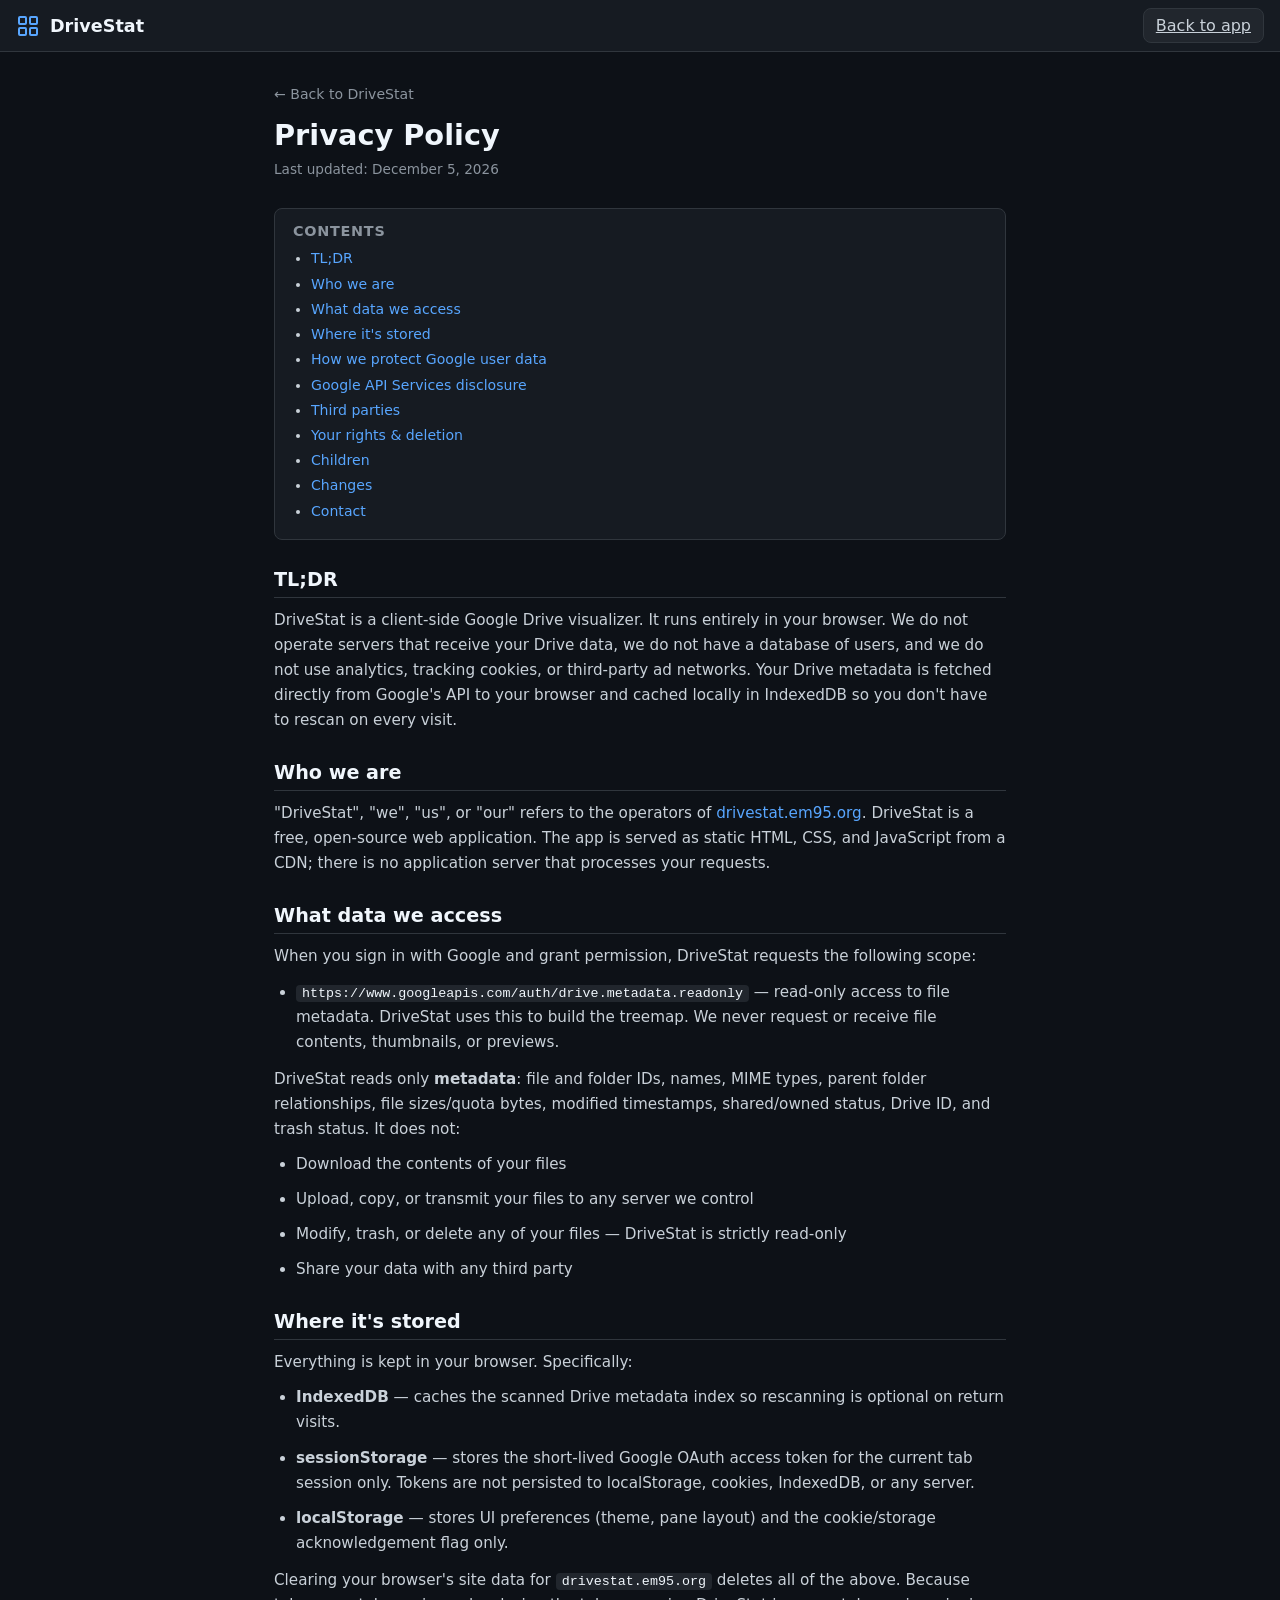
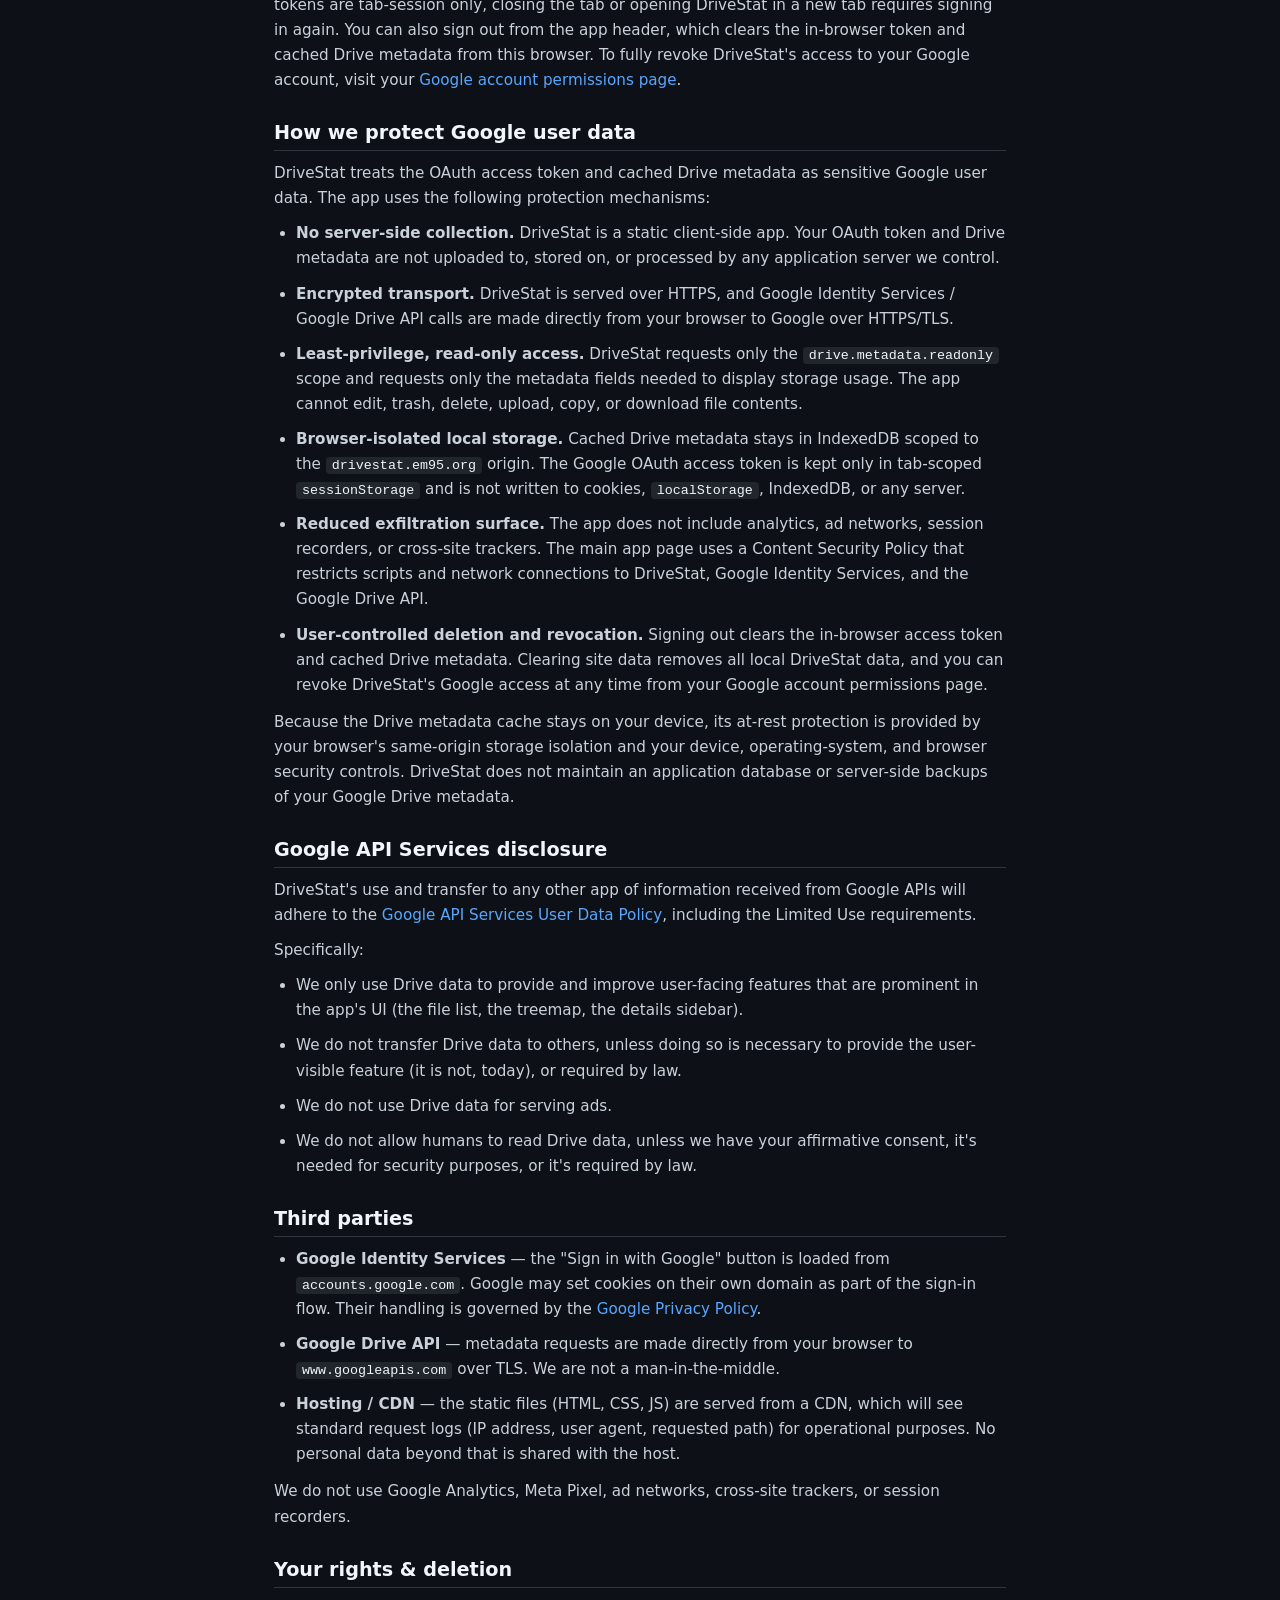
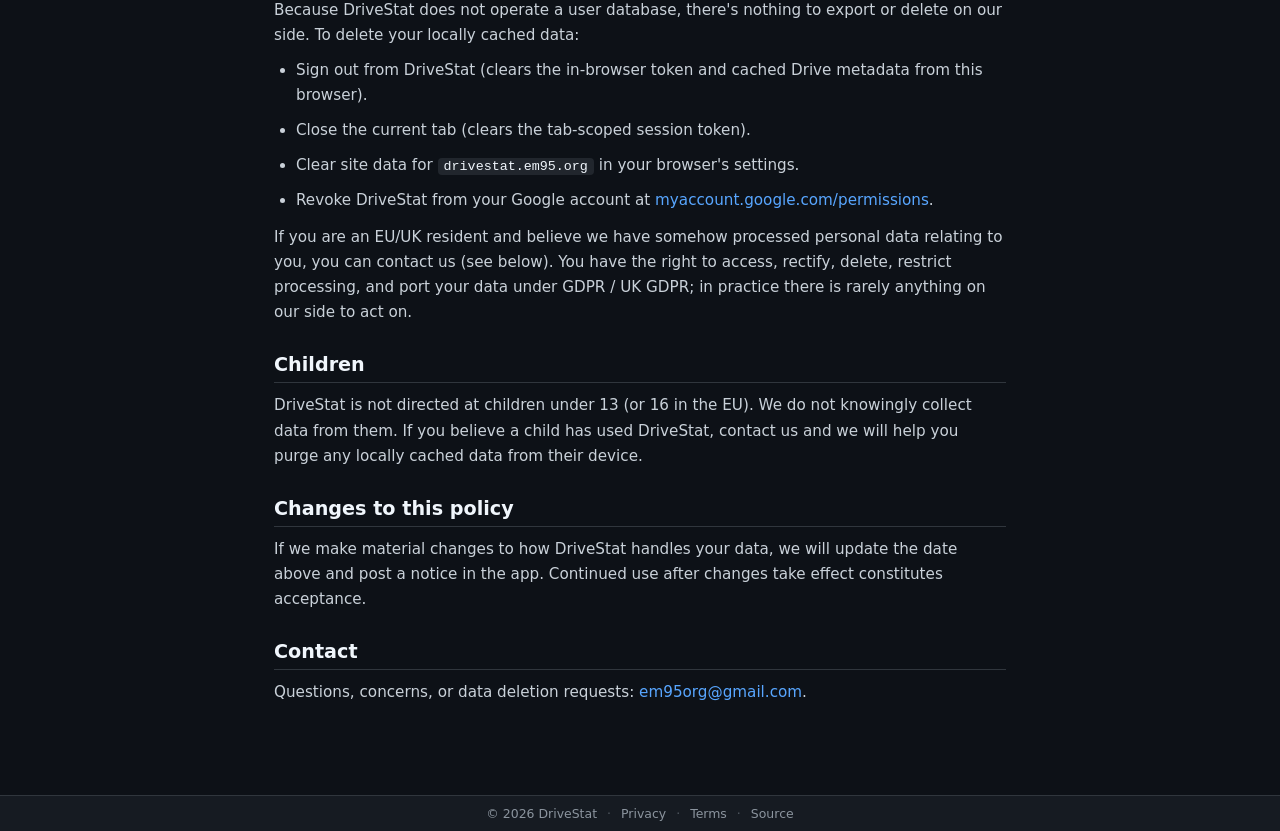
<file: privacy.html>
<!DOCTYPE html>
<html lang="en">
<head>
<meta charset="UTF-8">
<meta name="viewport" content="width=device-width, initial-scale=1.0, viewport-fit=cover">
<title>Privacy Policy, DriveStat</title>
<meta name="description" content="DriveStat privacy policy. We don't collect, transmit, or store your Google Drive data. Everything runs in your browser.">
<meta name="robots" content="index, follow">
<meta name="theme-color" content="#0d1117" media="(prefers-color-scheme: dark)">
<meta name="theme-color" content="#ffffff" media="(prefers-color-scheme: light)">
<link rel="canonical" href="https://drivestat.em95.org/privacy.html">
<link rel="icon" type="image/svg+xml" href="favicon.svg">
<script>
(function(){
  try {
    var t = localStorage.getItem('ds_theme');
    if (t === 'light' || t === 'dark') document.documentElement.setAttribute('data-theme', t);
    else document.documentElement.setAttribute('data-theme', 'dark');
  } catch(e) { document.documentElement.setAttribute('data-theme', 'dark'); }
})();
</script>
<link rel="stylesheet" href="style.css">
</head>
<body class="legal-page">
<div id="app">
  <header class="app-header">
    <div class="brand">
      <div class="logo">
        <svg width="24" height="24" viewBox="0 0 24 24" fill="none" stroke="currentColor" stroke-width="2"><rect x="3" y="3" width="7" height="7" rx="1"/><rect x="14" y="3" width="7" height="7" rx="1"/><rect x="3" y="14" width="7" height="7" rx="1"/><rect x="14" y="14" width="7" height="7" rx="1"/></svg>
      </div>
      <h1>DriveStat</h1>
    </div>
    <div class="header-actions">
      <a href="index.html" class="btn-secondary">Back to app</a>
    </div>
  </header>

  <main class="legal-container">
    <a href="index.html" class="legal-back">← Back to DriveStat</a>

    <h1>Privacy Policy</h1>
    <p class="legal-updated">Last updated: <span id="updated"></span></p>

    <div class="legal-toc">
      <h3>Contents</h3>
      <ul>
        <li><a href="#summary">TL;DR</a></li>
        <li><a href="#who">Who we are</a></li>
        <li><a href="#data">What data we access</a></li>
        <li><a href="#storage">Where it's stored</a></li>
        <li><a href="#security">How we protect Google user data</a></li>
        <li><a href="#google">Google API Services disclosure</a></li>
        <li><a href="#thirdparty">Third parties</a></li>
        <li><a href="#rights">Your rights & deletion</a></li>
        <li><a href="#children">Children</a></li>
        <li><a href="#changes">Changes</a></li>
        <li><a href="#contact">Contact</a></li>
      </ul>
    </div>

    <h2 id="summary">TL;DR</h2>
    <p>
      DriveStat is a client-side Google Drive visualizer. It runs entirely in your browser.
      We do not operate servers that receive your Drive data, we do not have a database of
      users, and we do not use analytics, tracking cookies, or third-party ad networks.
      Your Drive metadata is fetched directly from Google's API to your browser and cached
      locally in IndexedDB so you don't have to rescan on every visit.
    </p>

    <h2 id="who">Who we are</h2>
    <p>
      "DriveStat", "we", "us", or "our" refers to the operators of
      <a href="https://drivestat.em95.org">drivestat.em95.org</a>. DriveStat is a free, open-source
      web application. The app is served as static HTML, CSS, and JavaScript from a CDN;
      there is no application server that processes your requests.
    </p>

    <h2 id="data">What data we access</h2>
    <p>When you sign in with Google and grant permission, DriveStat requests the following scope:</p>
    <ul>
      <li>
        <code>https://www.googleapis.com/auth/drive.metadata.readonly</code> — read-only
        access to file metadata. DriveStat uses this to build the treemap.
        We never request or receive file contents, thumbnails, or previews.
      </li>
    </ul>
    <p>
      DriveStat reads only <strong>metadata</strong>: file and folder IDs, names,
      MIME types, parent folder relationships, file sizes/quota bytes, modified
      timestamps, shared/owned status, Drive ID, and trash status. It does not:
    </p>
    <ul>
      <li>Download the contents of your files</li>
      <li>Upload, copy, or transmit your files to any server we control</li>
      <li>Modify, trash, or delete any of your files — DriveStat is strictly read-only</li>
      <li>Share your data with any third party</li>
    </ul>

    <h2 id="storage">Where it's stored</h2>
    <p>
      Everything is kept in your browser. Specifically:
    </p>
    <ul>
      <li><strong>IndexedDB</strong> — caches the scanned Drive metadata index so rescanning is optional on return visits.</li>
      <li><strong>sessionStorage</strong> — stores the short-lived Google OAuth access token for the current tab session only. Tokens are not persisted to localStorage, cookies, IndexedDB, or any server.</li>
      <li><strong>localStorage</strong> — stores UI preferences (theme, pane layout) and the cookie/storage acknowledgement flag only.</li>
    </ul>
    <p>
      Clearing your browser's site data for <code>drivestat.em95.org</code> deletes all of the
      above. Because tokens are tab-session only, closing the tab or opening DriveStat
      in a new tab requires signing in again. You can also sign out from the app header,
      which clears the in-browser token and cached Drive metadata from this browser.
      To fully revoke DriveStat's access to your Google account, visit your
      <a href="https://myaccount.google.com/permissions" target="_blank" rel="noopener">Google account permissions page</a>.
    </p>

    <h2 id="security">How we protect Google user data</h2>
    <p>
      DriveStat treats the OAuth access token and cached Drive metadata as sensitive Google user data.
      The app uses the following protection mechanisms:
    </p>
    <ul>
      <li>
        <strong>No server-side collection.</strong> DriveStat is a static client-side app.
        Your OAuth token and Drive metadata are not uploaded to, stored on, or processed by
        any application server we control.
      </li>
      <li>
        <strong>Encrypted transport.</strong> DriveStat is served over HTTPS, and Google Identity
        Services / Google Drive API calls are made directly from your browser to Google over HTTPS/TLS.
      </li>
      <li>
        <strong>Least-privilege, read-only access.</strong> DriveStat requests only the
        <code>drive.metadata.readonly</code> scope and requests only the metadata fields needed to
        display storage usage. The app cannot edit, trash, delete, upload, copy, or download file contents.
      </li>
      <li>
        <strong>Browser-isolated local storage.</strong> Cached Drive metadata stays in IndexedDB
        scoped to the <code>drivestat.em95.org</code> origin. The Google OAuth access token is kept
        only in tab-scoped <code>sessionStorage</code> and is not written to cookies,
        <code>localStorage</code>, IndexedDB, or any server.
      </li>
      <li>
        <strong>Reduced exfiltration surface.</strong> The app does not include analytics, ad networks,
        session recorders, or cross-site trackers. The main app page uses a Content Security Policy that
        restricts scripts and network connections to DriveStat, Google Identity Services, and the Google Drive API.
      </li>
      <li>
        <strong>User-controlled deletion and revocation.</strong> Signing out clears the in-browser
        access token and cached Drive metadata. Clearing site data removes all local DriveStat data, and
        you can revoke DriveStat's Google access at any time from your Google account permissions page.
      </li>
    </ul>
    <p>
      Because the Drive metadata cache stays on your device, its at-rest protection is provided by
      your browser's same-origin storage isolation and your device, operating-system, and browser
      security controls. DriveStat does not maintain an application database or server-side backups
      of your Google Drive metadata.
    </p>

    <h2 id="google">Google API Services disclosure</h2>
    <p>
      DriveStat's use and transfer to any other app of information received from Google APIs
      will adhere to the
      <a href="https://developers.google.com/terms/api-services-user-data-policy" target="_blank" rel="noopener">Google API Services User Data Policy</a>,
      including the Limited Use requirements.
    </p>
    <p>Specifically:</p>
    <ul>
      <li>We only use Drive data to provide and improve user-facing features that are prominent in the app's UI (the file list, the treemap, the details sidebar).</li>
      <li>We do not transfer Drive data to others, unless doing so is necessary to provide the user-visible feature (it is not, today), or required by law.</li>
      <li>We do not use Drive data for serving ads.</li>
      <li>We do not allow humans to read Drive data, unless we have your affirmative consent, it's needed for security purposes, or it's required by law.</li>
    </ul>

    <h2 id="thirdparty">Third parties</h2>
    <ul>
      <li>
        <strong>Google Identity Services</strong> — the "Sign in with Google" button is loaded
        from <code>accounts.google.com</code>. Google may set cookies on their own domain
        as part of the sign-in flow. Their handling is governed by the
        <a href="https://policies.google.com/privacy" target="_blank" rel="noopener">Google Privacy Policy</a>.
      </li>
      <li>
        <strong>Google Drive API</strong> — metadata requests are made directly from your
        browser to <code>www.googleapis.com</code> over TLS. We are not a man-in-the-middle.
      </li>
      <li>
        <strong>Hosting / CDN</strong> — the static files (HTML, CSS, JS) are served from
        a CDN, which will see standard request logs (IP address, user agent, requested path)
        for operational purposes. No personal data beyond that is shared with the host.
      </li>
    </ul>
    <p>We do not use Google Analytics, Meta Pixel, ad networks, cross-site trackers, or session recorders.</p>

    <h2 id="rights">Your rights & deletion</h2>
    <p>
      Because DriveStat does not operate a user database, there's nothing to export or
      delete on our side. To delete your locally cached data:
    </p>
    <ul>
      <li>Sign out from DriveStat (clears the in-browser token and cached Drive metadata from this browser).</li>
      <li>Close the current tab (clears the tab-scoped session token).</li>
      <li>Clear site data for <code>drivestat.em95.org</code> in your browser's settings.</li>
      <li>Revoke DriveStat from your Google account at <a href="https://myaccount.google.com/permissions" target="_blank" rel="noopener">myaccount.google.com/permissions</a>.</li>
    </ul>
    <p>
      If you are an EU/UK resident and believe we have somehow processed personal data
      relating to you, you can contact us (see below). You have the right to access,
      rectify, delete, restrict processing, and port your data under GDPR / UK GDPR;
      in practice there is rarely anything on our side to act on.
    </p>

    <h2 id="children">Children</h2>
    <p>
      DriveStat is not directed at children under 13 (or 16 in the EU). We do not knowingly
      collect data from them. If you believe a child has used DriveStat, contact us and we
      will help you purge any locally cached data from their device.
    </p>

    <h2 id="changes">Changes to this policy</h2>
    <p>
      If we make material changes to how DriveStat handles your data, we will update the
      date above and post a notice in the app. Continued use after changes take effect
      constitutes acceptance.
    </p>

    <h2 id="contact">Contact</h2>
    <p>
      Questions, concerns, or data deletion requests: <a href="mailto:em95org@gmail.com">em95org@gmail.com</a>.
    </p>
  </main>

  <footer class="app-footer">
    <span>© <span id="footer-year"></span> DriveStat</span>
    <span class="footer-sep">·</span>
    <a href="privacy.html">Privacy</a>
    <span class="footer-sep">·</span>
    <a href="terms.html">Terms</a>
    <span class="footer-sep">·</span>
    <a href="https://github.com/EMRD95/gdrive-windirstat" target="_blank" rel="noopener">Source</a>
  </footer>
</div>
<script>
  document.getElementById('footer-year').textContent = new Date().getFullYear();
  document.getElementById('updated').textContent = new Date().toLocaleDateString(undefined, { year: 'numeric', month: 'long', day: 'numeric' });
</script>
</body>
</html>
</file>
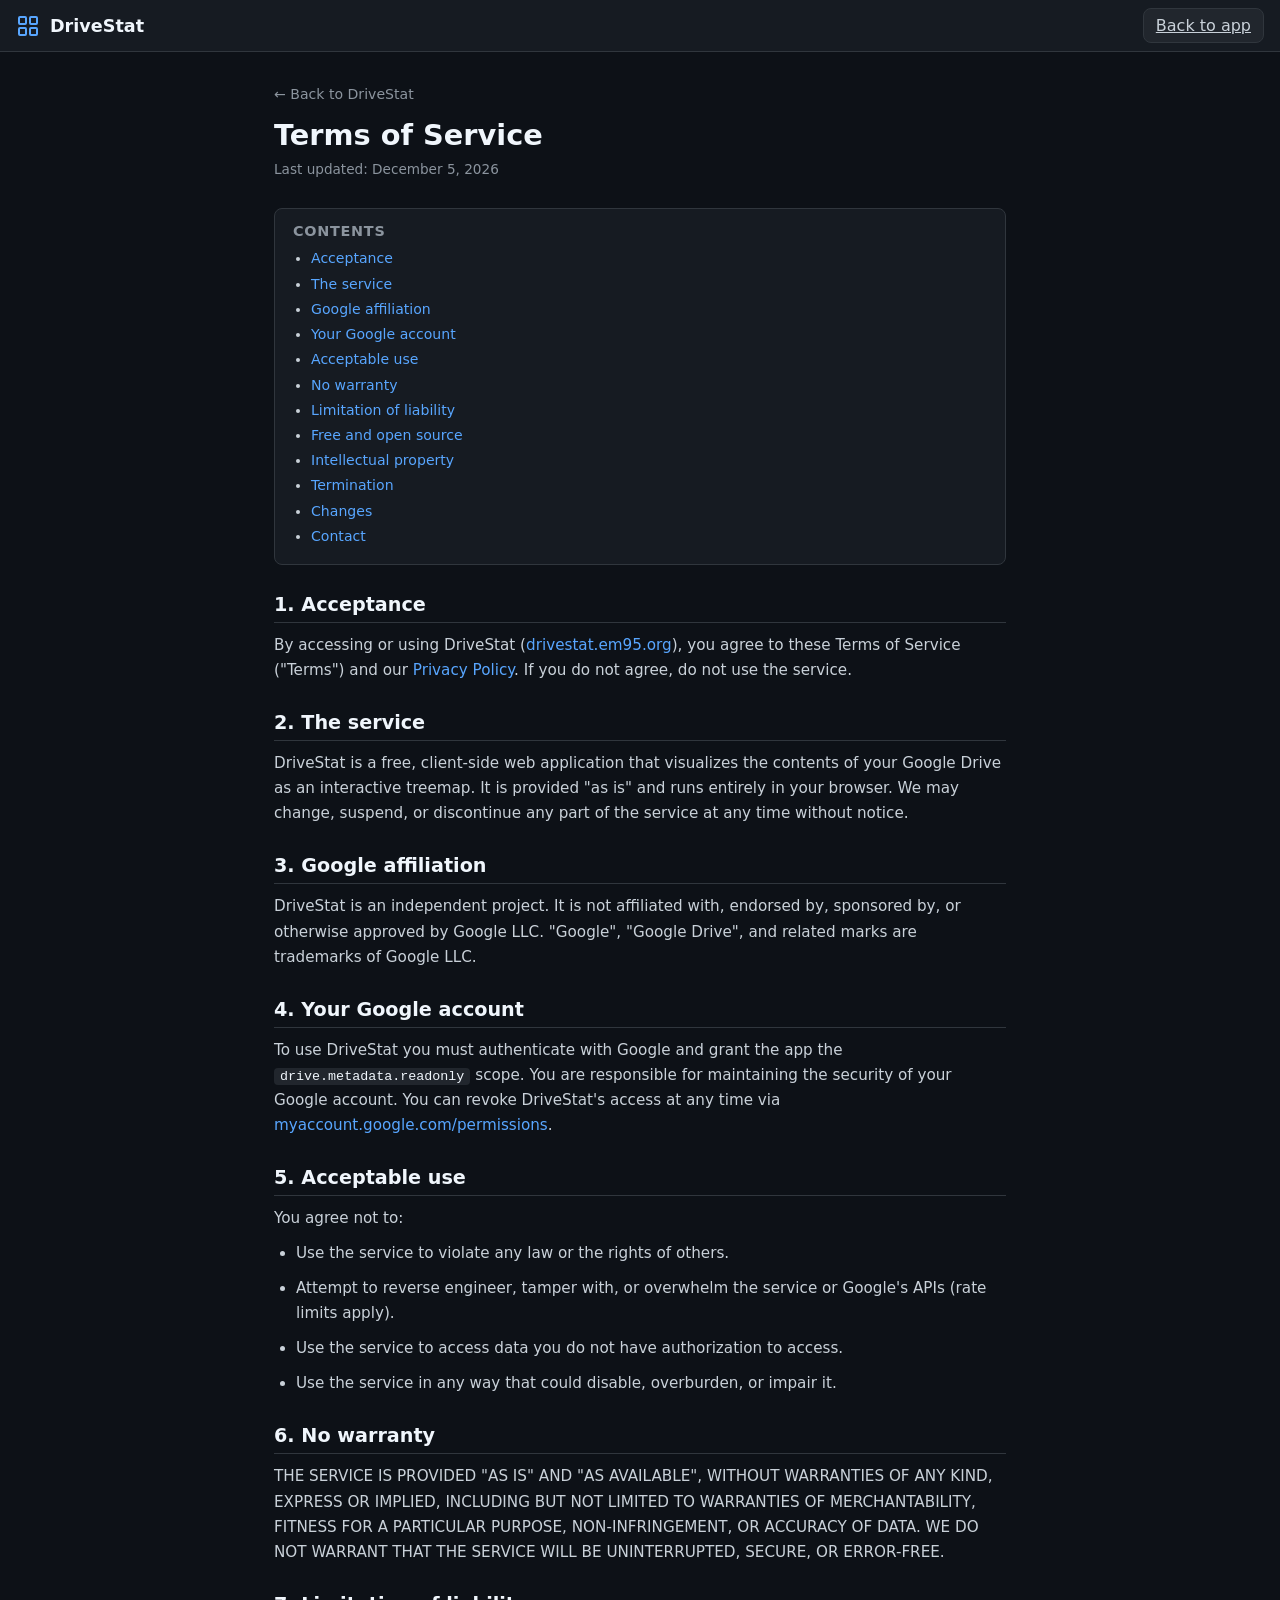
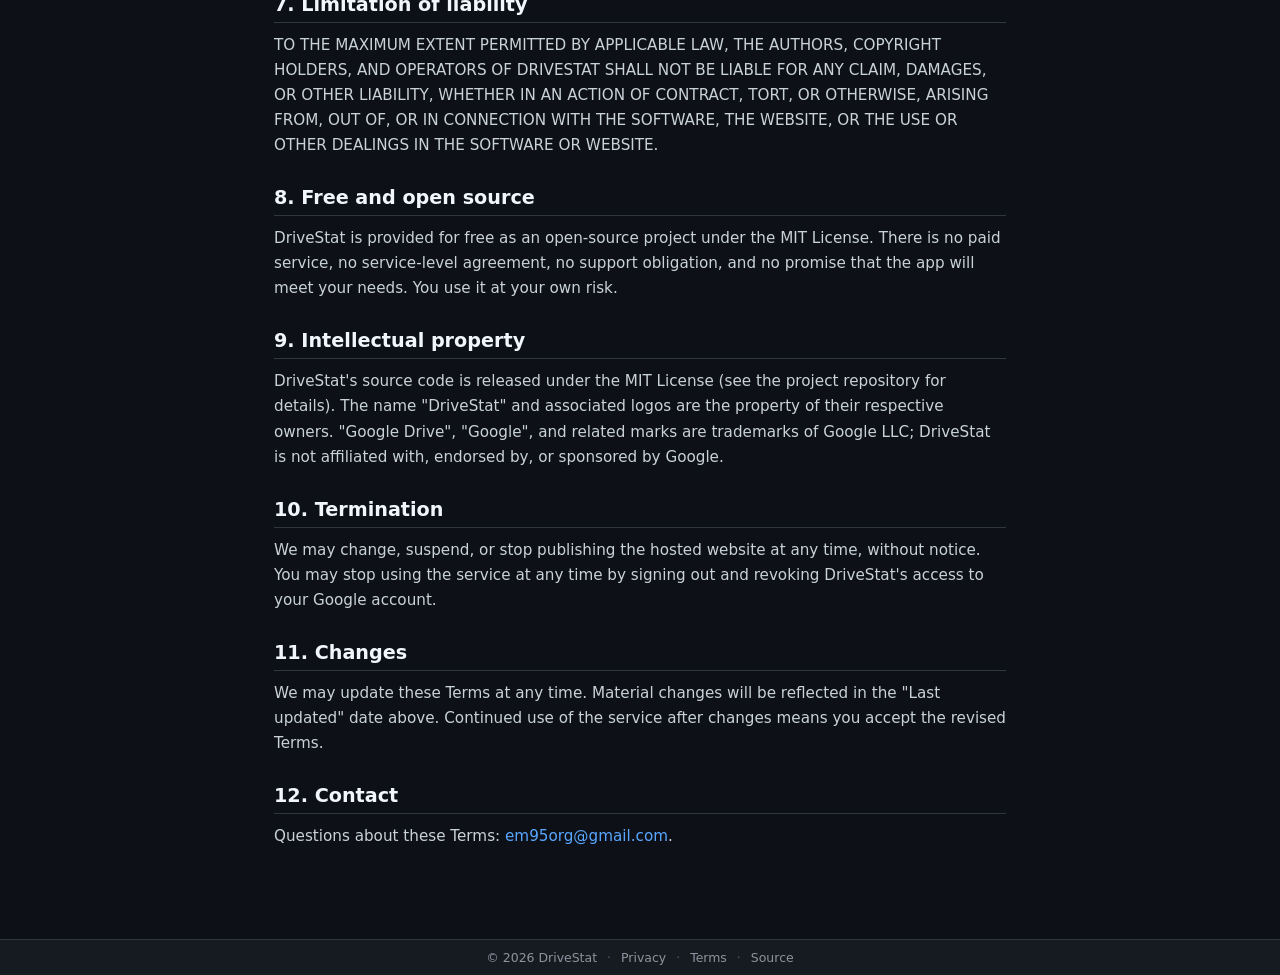
<file: terms.html>
<!DOCTYPE html>
<html lang="en">
<head>
<meta charset="UTF-8">
<meta name="viewport" content="width=device-width, initial-scale=1.0, viewport-fit=cover">
<title>Terms of Service, DriveStat</title>
<meta name="description" content="DriveStat terms of service. Free, client-side Google Drive visualizer. Not affiliated with or endorsed by Google. No warranty, use at your own risk.">
<meta name="robots" content="index, follow">
<meta name="theme-color" content="#0d1117" media="(prefers-color-scheme: dark)">
<meta name="theme-color" content="#ffffff" media="(prefers-color-scheme: light)">
<link rel="canonical" href="https://drivestat.em95.org/terms.html">
<link rel="icon" type="image/svg+xml" href="favicon.svg">
<script>
(function(){
  try {
    var t = localStorage.getItem('ds_theme');
    if (t === 'light' || t === 'dark') document.documentElement.setAttribute('data-theme', t);
    else document.documentElement.setAttribute('data-theme', 'dark');
  } catch(e) { document.documentElement.setAttribute('data-theme', 'dark'); }
})();
</script>
<link rel="stylesheet" href="style.css">
</head>
<body class="legal-page">
<div id="app">
  <header class="app-header">
    <div class="brand">
      <div class="logo">
        <svg width="24" height="24" viewBox="0 0 24 24" fill="none" stroke="currentColor" stroke-width="2"><rect x="3" y="3" width="7" height="7" rx="1"/><rect x="14" y="3" width="7" height="7" rx="1"/><rect x="3" y="14" width="7" height="7" rx="1"/><rect x="14" y="14" width="7" height="7" rx="1"/></svg>
      </div>
      <h1>DriveStat</h1>
    </div>
    <div class="header-actions">
      <a href="index.html" class="btn-secondary">Back to app</a>
    </div>
  </header>

  <main class="legal-container">
    <a href="index.html" class="legal-back">← Back to DriveStat</a>

    <h1>Terms of Service</h1>
    <p class="legal-updated">Last updated: <span id="updated"></span></p>

    <div class="legal-toc">
      <h3>Contents</h3>
      <ul>
        <li><a href="#acceptance">Acceptance</a></li>
        <li><a href="#service">The service</a></li>
        <li><a href="#google-disclaimer">Google affiliation</a></li>
        <li><a href="#account">Your Google account</a></li>
        <li><a href="#acceptable">Acceptable use</a></li>
        <li><a href="#warranty">No warranty</a></li>
        <li><a href="#liability">Limitation of liability</a></li>
        <li><a href="#opensource">Free and open source</a></li>
        <li><a href="#ip">Intellectual property</a></li>
        <li><a href="#termination">Termination</a></li>
        <li><a href="#changes">Changes</a></li>
        <li><a href="#contact">Contact</a></li>
      </ul>
    </div>

    <h2 id="acceptance">1. Acceptance</h2>
    <p>
      By accessing or using DriveStat (<a href="https://drivestat.em95.org">drivestat.em95.org</a>),
      you agree to these Terms of Service ("Terms") and our
      <a href="privacy.html">Privacy Policy</a>. If you do not agree, do not use the service.
    </p>

    <h2 id="service">2. The service</h2>
    <p>
      DriveStat is a free, client-side web application that visualizes the contents of your
      Google Drive as an interactive treemap. It is provided "as is" and runs entirely in
      your browser. We may change, suspend, or discontinue any part of the service at any
      time without notice.
    </p>

    <h2 id="google-disclaimer">3. Google affiliation</h2>
    <p>
      DriveStat is an independent project. It is not affiliated with, endorsed by,
      sponsored by, or otherwise approved by Google LLC. "Google", "Google Drive",
      and related marks are trademarks of Google LLC.
    </p>

    <h2 id="account">4. Your Google account</h2>
    <p>
      To use DriveStat you must authenticate with Google and grant the app the
      <code>drive.metadata.readonly</code> scope. You are responsible for maintaining the security of
      your Google account. You can revoke DriveStat's access at any time via
      <a href="https://myaccount.google.com/permissions" target="_blank" rel="noopener">myaccount.google.com/permissions</a>.
    </p>

    <h2 id="acceptable">5. Acceptable use</h2>
    <p>You agree not to:</p>
    <ul>
      <li>Use the service to violate any law or the rights of others.</li>
      <li>Attempt to reverse engineer, tamper with, or overwhelm the service or Google's APIs (rate limits apply).</li>
      <li>Use the service to access data you do not have authorization to access.</li>
      <li>Use the service in any way that could disable, overburden, or impair it.</li>
    </ul>
    <h2 id="warranty">6. No warranty</h2>
    <p>
      THE SERVICE IS PROVIDED "AS IS" AND "AS AVAILABLE", WITHOUT WARRANTIES OF ANY KIND,
      EXPRESS OR IMPLIED, INCLUDING BUT NOT LIMITED TO WARRANTIES OF MERCHANTABILITY,
      FITNESS FOR A PARTICULAR PURPOSE, NON-INFRINGEMENT, OR ACCURACY OF DATA. WE DO NOT
      WARRANT THAT THE SERVICE WILL BE UNINTERRUPTED, SECURE, OR ERROR-FREE.
    </p>

    <h2 id="liability">7. Limitation of liability</h2>
    <p>
      TO THE MAXIMUM EXTENT PERMITTED BY APPLICABLE LAW, THE AUTHORS, COPYRIGHT
      HOLDERS, AND OPERATORS OF DRIVESTAT SHALL NOT BE LIABLE FOR ANY CLAIM,
      DAMAGES, OR OTHER LIABILITY, WHETHER IN AN ACTION OF CONTRACT, TORT, OR
      OTHERWISE, ARISING FROM, OUT OF, OR IN CONNECTION WITH THE SOFTWARE, THE
      WEBSITE, OR THE USE OR OTHER DEALINGS IN THE SOFTWARE OR WEBSITE.
    </p>

    <h2 id="opensource">8. Free and open source</h2>
    <p>
      DriveStat is provided for free as an open-source project under the MIT
      License. There is no paid service, no service-level agreement, no support
      obligation, and no promise that the app will meet your needs. You use it
      at your own risk.
    </p>

    <h2 id="ip">9. Intellectual property</h2>
    <p>
      DriveStat's source code is released under the MIT License (see the project
      repository for details). The name "DriveStat" and associated logos are the property
      of their respective owners. "Google Drive", "Google", and related marks are
      trademarks of Google LLC; DriveStat is not affiliated with, endorsed by, or sponsored
      by Google.
    </p>

    <h2 id="termination">10. Termination</h2>
    <p>
      We may change, suspend, or stop publishing the hosted website at any time,
      without notice. You may stop using the service at any time by signing out
      and revoking DriveStat's access to your Google account.
    </p>

    <h2 id="changes">11. Changes</h2>
    <p>
      We may update these Terms at any time. Material changes will be reflected in the
      "Last updated" date above. Continued use of the service after changes means you
      accept the revised Terms.
    </p>

    <h2 id="contact">12. Contact</h2>
    <p>
      Questions about these Terms: <a href="mailto:em95org@gmail.com">em95org@gmail.com</a>.
    </p>
  </main>

  <footer class="app-footer">
    <span>© <span id="footer-year"></span> DriveStat</span>
    <span class="footer-sep">·</span>
    <a href="privacy.html">Privacy</a>
    <span class="footer-sep">·</span>
    <a href="terms.html">Terms</a>
    <span class="footer-sep">·</span>
    <a href="https://github.com/EMRD95/gdrive-windirstat" target="_blank" rel="noopener">Source</a>
  </footer>
</div>
<script>
  document.getElementById('footer-year').textContent = new Date().getFullYear();
  document.getElementById('updated').textContent = new Date().toLocaleDateString(undefined, { year: 'numeric', month: 'long', day: 'numeric' });
</script>
</body>
</html>
</file>
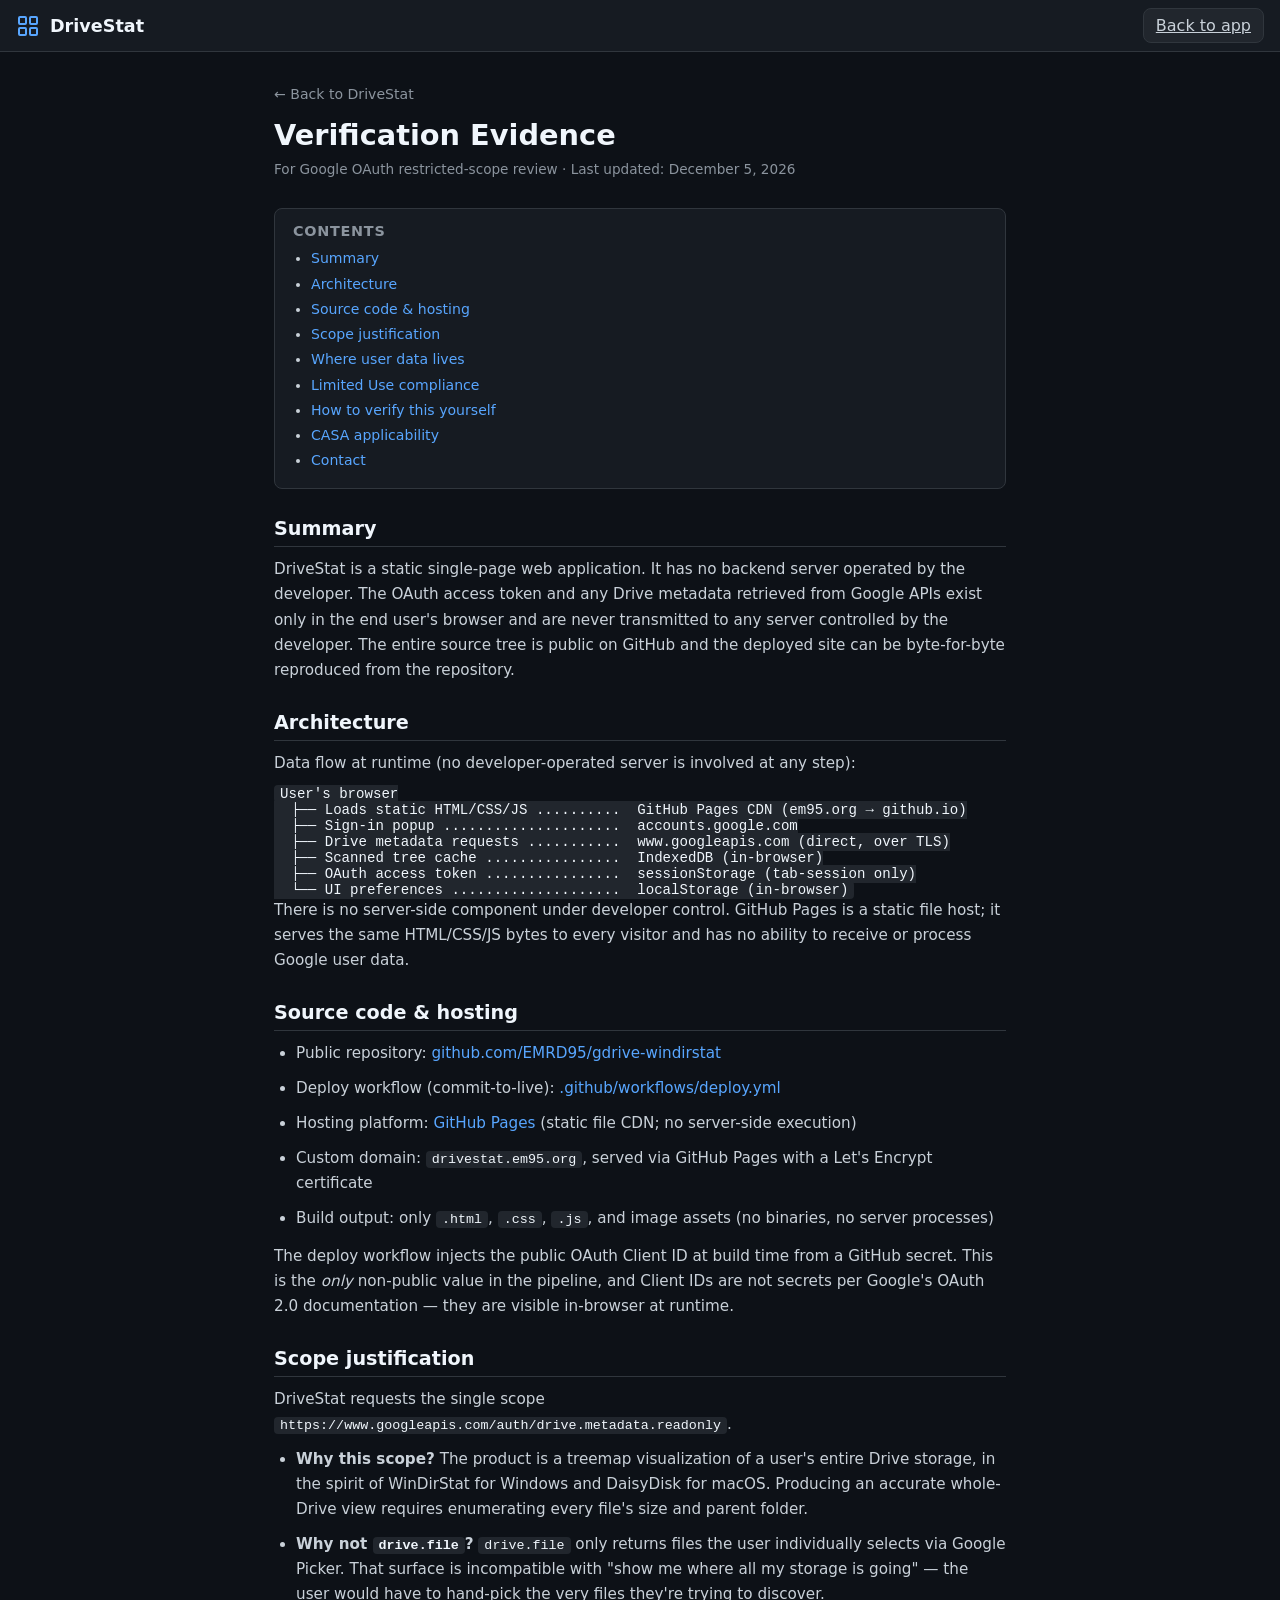
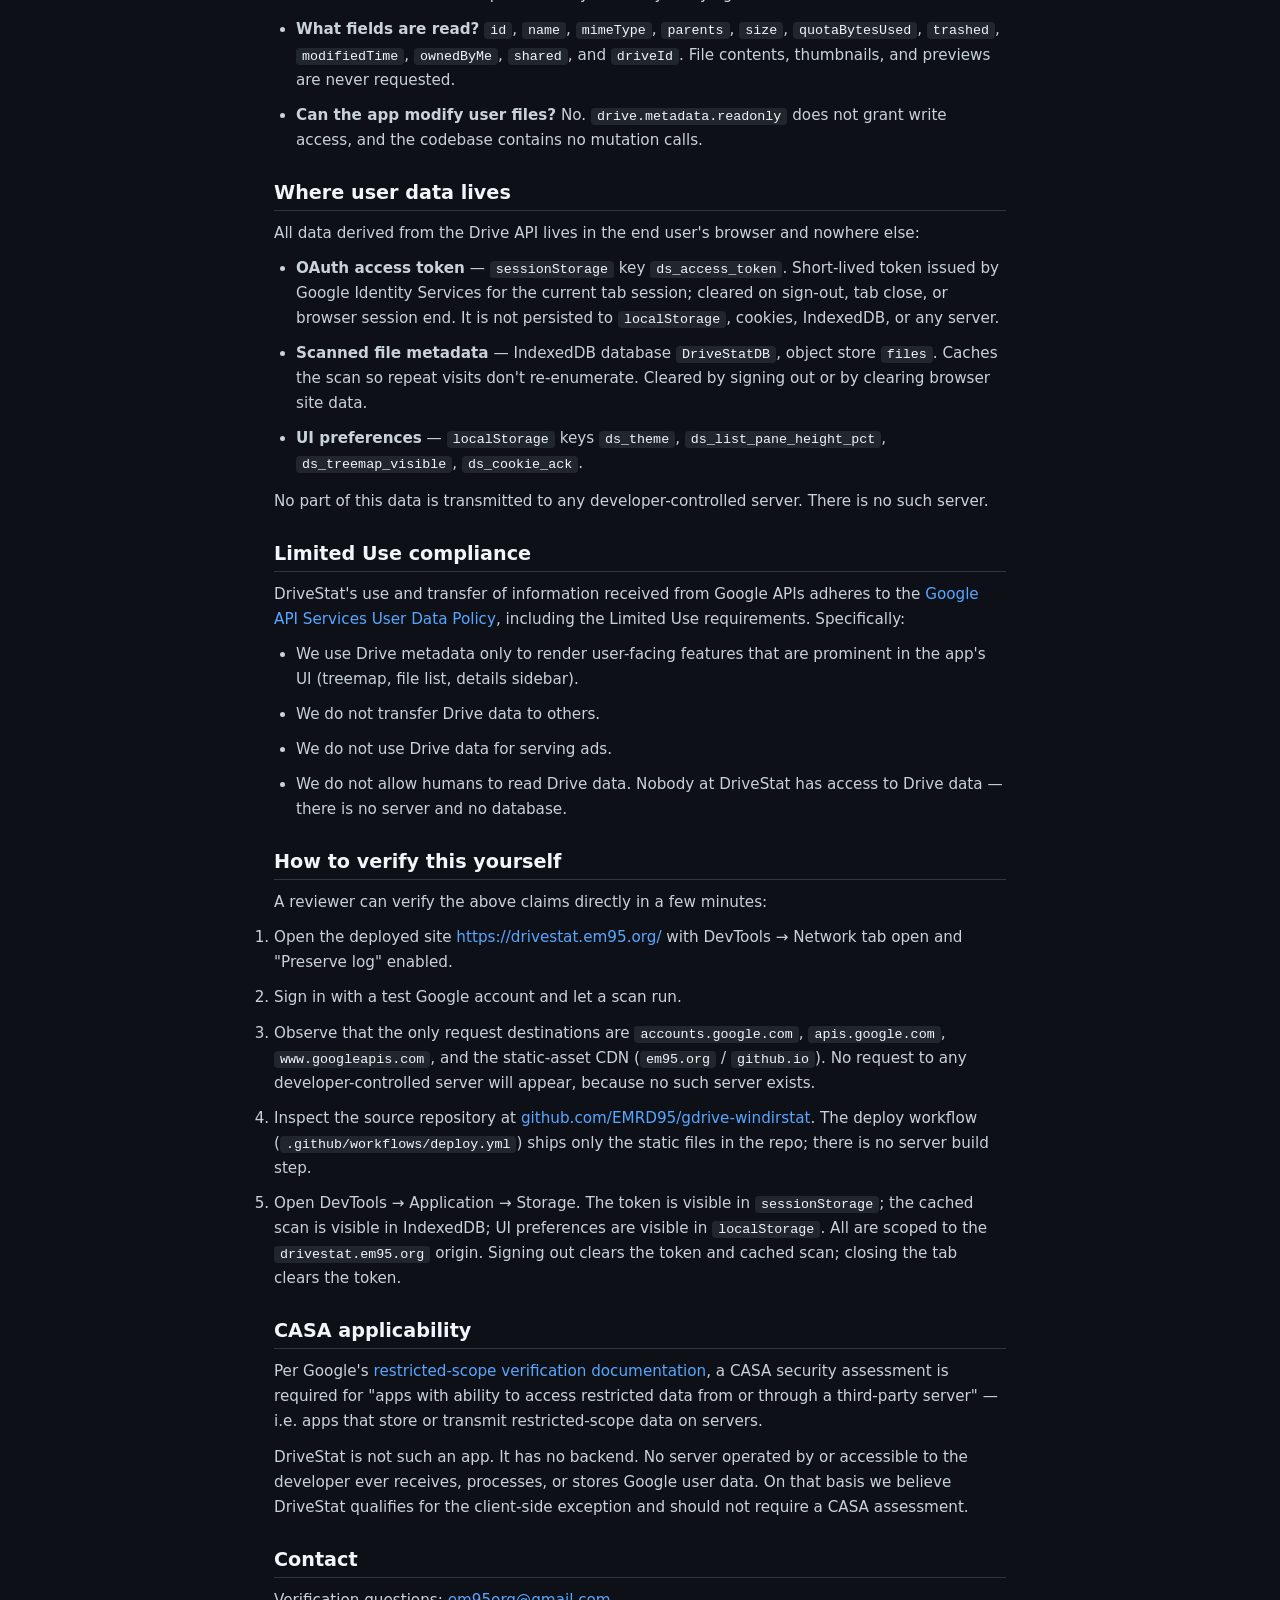
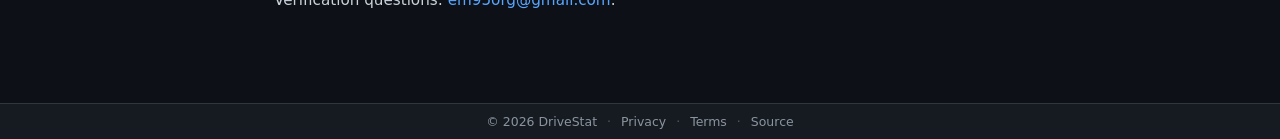
<file: verification.html>
<!DOCTYPE html>
<html lang="en">
<head>
<meta charset="UTF-8">
<meta name="viewport" content="width=device-width, initial-scale=1.0, viewport-fit=cover">
<title>Verification Evidence — DriveStat</title>
<meta name="description" content="Technical evidence that DriveStat is a purely client-side application with no backend server, submitted in support of Google OAuth restricted-scope verification.">
<meta name="robots" content="index, follow">
<meta name="theme-color" content="#0d1117" media="(prefers-color-scheme: dark)">
<meta name="theme-color" content="#ffffff" media="(prefers-color-scheme: light)">
<link rel="canonical" href="https://drivestat.em95.org/verification.html">
<link rel="icon" type="image/svg+xml" href="favicon.svg">
<script>
(function(){
  try {
    var t = localStorage.getItem('ds_theme');
    if (t === 'light' || t === 'dark') document.documentElement.setAttribute('data-theme', t);
    else document.documentElement.setAttribute('data-theme', 'dark');
  } catch(e) { document.documentElement.setAttribute('data-theme', 'dark'); }
})();
</script>
<link rel="stylesheet" href="style.css">
</head>
<body class="legal-page">
<div id="app">
  <header class="app-header">
    <div class="brand">
      <div class="logo">
        <svg width="24" height="24" viewBox="0 0 24 24" fill="none" stroke="currentColor" stroke-width="2"><rect x="3" y="3" width="7" height="7" rx="1"/><rect x="14" y="3" width="7" height="7" rx="1"/><rect x="3" y="14" width="7" height="7" rx="1"/><rect x="14" y="14" width="7" height="7" rx="1"/></svg>
      </div>
      <h1>DriveStat</h1>
    </div>
    <div class="header-actions">
      <a href="index.html" class="btn-secondary">Back to app</a>
    </div>
  </header>

  <main class="legal-container">
    <a href="index.html" class="legal-back">← Back to DriveStat</a>

    <h1>Verification Evidence</h1>
    <p class="legal-updated">For Google OAuth restricted-scope review · Last updated: <span id="updated"></span></p>

    <div class="legal-toc">
      <h3>Contents</h3>
      <ul>
        <li><a href="#summary">Summary</a></li>
        <li><a href="#architecture">Architecture</a></li>
        <li><a href="#source">Source code &amp; hosting</a></li>
        <li><a href="#scope">Scope justification</a></li>
        <li><a href="#data">Where user data lives</a></li>
        <li><a href="#limited-use">Limited Use compliance</a></li>
        <li><a href="#verify">How to verify this yourself</a></li>
        <li><a href="#casa">CASA applicability</a></li>
        <li><a href="#contact">Contact</a></li>
      </ul>
    </div>

    <h2 id="summary">Summary</h2>
    <p>
      DriveStat is a static single-page web application. It has no backend server
      operated by the developer. The OAuth access token and any Drive metadata
      retrieved from Google APIs exist only in the end user's browser and are
      never transmitted to any server controlled by the developer. The entire
      source tree is public on GitHub and the deployed site can be byte-for-byte
      reproduced from the repository.
    </p>

    <h2 id="architecture">Architecture</h2>
    <p>
      Data flow at runtime (no developer-operated server is involved at any step):
    </p>
    <pre><code>User's browser
  ├── Loads static HTML/CSS/JS ..........  GitHub Pages CDN (em95.org → github.io)
  ├── Sign-in popup .....................  accounts.google.com
  ├── Drive metadata requests ...........  www.googleapis.com (direct, over TLS)
  ├── Scanned tree cache ................  IndexedDB (in-browser)
  ├── OAuth access token ................  sessionStorage (tab-session only)
  └── UI preferences ....................  localStorage (in-browser)</code></pre>
    <p>
      There is no server-side component under developer control. GitHub Pages is
      a static file host; it serves the same HTML/CSS/JS bytes to every visitor
      and has no ability to receive or process Google user data.
    </p>

    <h2 id="source">Source code &amp; hosting</h2>
    <ul>
      <li>Public repository: <a href="https://github.com/EMRD95/gdrive-windirstat" target="_blank" rel="noopener">github.com/EMRD95/gdrive-windirstat</a></li>
      <li>Deploy workflow (commit-to-live): <a href="https://github.com/EMRD95/gdrive-windirstat/blob/main/.github/workflows/deploy.yml" target="_blank" rel="noopener">.github/workflows/deploy.yml</a></li>
      <li>Hosting platform: <a href="https://docs.github.com/pages" target="_blank" rel="noopener">GitHub Pages</a> (static file CDN; no server-side execution)</li>
      <li>Custom domain: <code>drivestat.em95.org</code>, served via GitHub Pages with a Let's Encrypt certificate</li>
      <li>Build output: only <code>.html</code>, <code>.css</code>, <code>.js</code>, and image assets (no binaries, no server processes)</li>
    </ul>
    <p>
      The deploy workflow injects the public OAuth Client ID at build time from
      a GitHub secret. This is the <em>only</em> non-public value in the pipeline,
      and Client IDs are not secrets per Google's OAuth 2.0 documentation — they
      are visible in-browser at runtime.
    </p>

    <h2 id="scope">Scope justification</h2>
    <p>
      DriveStat requests the single scope
      <code>https://www.googleapis.com/auth/drive.metadata.readonly</code>.
    </p>
    <ul>
      <li><strong>Why this scope?</strong> The product is a treemap visualization
        of a user's entire Drive storage, in the spirit of WinDirStat for Windows
        and DaisyDisk for macOS. Producing an accurate whole-Drive view requires
        enumerating every file's size and parent folder.</li>
      <li><strong>Why not <code>drive.file</code>?</strong> <code>drive.file</code> only
        returns files the user individually selects via Google Picker. That
        surface is incompatible with "show me where all my storage is going" —
        the user would have to hand-pick the very files they're trying to
        discover.</li>
      <li><strong>What fields are read?</strong> <code>id</code>, <code>name</code>,
        <code>mimeType</code>, <code>parents</code>, <code>size</code>,
        <code>quotaBytesUsed</code>, <code>trashed</code>, <code>modifiedTime</code>,
        <code>ownedByMe</code>, <code>shared</code>, and <code>driveId</code>.
        File contents, thumbnails, and previews are never requested.</li>
      <li><strong>Can the app modify user files?</strong> No. <code>drive.metadata.readonly</code>
        does not grant write access, and the codebase contains no mutation calls.</li>
    </ul>

    <h2 id="data">Where user data lives</h2>
    <p>
      All data derived from the Drive API lives in the end user's browser and
      nowhere else:
    </p>
    <ul>
      <li><strong>OAuth access token</strong> — <code>sessionStorage</code> key
        <code>ds_access_token</code>. Short-lived token issued by Google
        Identity Services for the current tab session; cleared on sign-out,
        tab close, or browser session end. It is not persisted to
        <code>localStorage</code>, cookies, IndexedDB, or any server.</li>
      <li><strong>Scanned file metadata</strong> — IndexedDB database
        <code>DriveStatDB</code>, object store <code>files</code>. Caches the
        scan so repeat visits don't re-enumerate. Cleared by signing out or
        by clearing browser site data.</li>
      <li><strong>UI preferences</strong> — <code>localStorage</code> keys
        <code>ds_theme</code>, <code>ds_list_pane_height_pct</code>,
        <code>ds_treemap_visible</code>, <code>ds_cookie_ack</code>.</li>
    </ul>
    <p>
      No part of this data is transmitted to any developer-controlled server.
      There is no such server.
    </p>

    <h2 id="limited-use">Limited Use compliance</h2>
    <p>
      DriveStat's use and transfer of information received from Google APIs
      adheres to the
      <a href="https://developers.google.com/terms/api-services-user-data-policy" target="_blank" rel="noopener">Google API Services User Data Policy</a>,
      including the Limited Use requirements. Specifically:
    </p>
    <ul>
      <li>We use Drive metadata only to render user-facing features that are
        prominent in the app's UI (treemap, file list, details sidebar).</li>
      <li>We do not transfer Drive data to others.</li>
      <li>We do not use Drive data for serving ads.</li>
      <li>We do not allow humans to read Drive data. Nobody at DriveStat has
        access to Drive data — there is no server and no database.</li>
    </ul>

    <h2 id="verify">How to verify this yourself</h2>
    <p>A reviewer can verify the above claims directly in a few minutes:</p>
    <ol>
      <li>Open the deployed site
        <a href="https://drivestat.em95.org/" target="_blank" rel="noopener">https://drivestat.em95.org/</a>
        with DevTools → Network tab open and "Preserve log" enabled.</li>
      <li>Sign in with a test Google account and let a scan run.</li>
      <li>Observe that the only request destinations are
        <code>accounts.google.com</code>,
        <code>apis.google.com</code>,
        <code>www.googleapis.com</code>,
        and the static-asset CDN (<code>em95.org</code> /
        <code>github.io</code>).
        No request to any developer-controlled server will appear, because no
        such server exists.</li>
      <li>Inspect the source repository at
        <a href="https://github.com/EMRD95/gdrive-windirstat" target="_blank" rel="noopener">github.com/EMRD95/gdrive-windirstat</a>.
        The deploy workflow (<code>.github/workflows/deploy.yml</code>) ships
        only the static files in the repo; there is no server build step.</li>
      <li>Open DevTools → Application → Storage. The token is visible in
        <code>sessionStorage</code>; the cached scan is visible in IndexedDB;
        UI preferences are visible in <code>localStorage</code>. All are scoped
        to the <code>drivestat.em95.org</code> origin. Signing out clears the
        token and cached scan; closing the tab clears the token.</li>
    </ol>

    <h2 id="casa">CASA applicability</h2>
    <p>
      Per Google's
      <a href="https://developers.google.com/identity/protocols/oauth2/production-readiness/restricted-scope-verification" target="_blank" rel="noopener">restricted-scope verification documentation</a>,
      a CASA security assessment is required for
      "apps with ability to access restricted data from or through a third-party server" —
      i.e. apps that store or transmit restricted-scope data on servers.
    </p>
    <p>
      DriveStat is not such an app. It has no backend. No server operated by or
      accessible to the developer ever receives, processes, or stores Google
      user data. On that basis we believe DriveStat qualifies for the
      client-side exception and should not require a CASA assessment.
    </p>

    <h2 id="contact">Contact</h2>
    <p>
      Verification questions: <a href="mailto:em95org@gmail.com">em95org@gmail.com</a>.
    </p>
  </main>

  <footer class="app-footer">
    <span>© <span id="footer-year"></span> DriveStat</span>
    <span class="footer-sep">·</span>
    <a href="privacy.html">Privacy</a>
    <span class="footer-sep">·</span>
    <a href="terms.html">Terms</a>
    <span class="footer-sep">·</span>
    <a href="https://github.com/EMRD95/gdrive-windirstat" target="_blank" rel="noopener">Source</a>
  </footer>
</div>
<script>
  document.getElementById('footer-year').textContent = new Date().getFullYear();
  document.getElementById('updated').textContent = new Date().toLocaleDateString(undefined, { year: 'numeric', month: 'long', day: 'numeric' });
</script>
</body>
</html>
</file>
<file: style.css>
:root,
:root[data-theme="dark"] {
  --bg-0: #0d1117;
  --bg-1: #161b22;
  --bg-2: #21262d;
  --bg-3: #30363d;
  --fg-0: #f0f6fc;
  --fg-1: #c9d1d9;
  --fg-2: #8b949e;
  --accent: #58a6ff;
  --accent-hover: #79c0ff;
  --success: #2ea043;
  --warning: #f0883e;
  --danger: #f85149;
  --folder: #ff9500;
  --image: #00e676;
  --video: #ffea00;
  --audio: #00b0ff;
  --doc: #448aff;
  --archive: #ff5252;
  --other: #b0bec5;
  --radius: 8px;
  --shadow: 0 4px 24px rgba(0,0,0,0.4);
  --tooltip-bg: rgba(13,17,23,0.96);
  --legend-bg: rgba(13,17,23,0.85);
  --selected-bg: rgba(88,166,255,0.2);
  --toast-shadow: 0 8px 32px rgba(0,0,0,0.6);
  --list-row-border: rgba(48,54,61,0.4);
  --scrollbar: #30363d;
  --scrollbar-hover: #484f58;
  color-scheme: dark;
}

/* Light theme: flip neutrals, keep accents (they're tuned for both).
   Touches every CSS variable so the whole UI adapts without component edits. */
:root[data-theme="light"] {
  --bg-0: #ffffff;
  --bg-1: #f6f8fa;
  --bg-2: #eaeef2;
  --bg-3: #d0d7de;
  --fg-0: #1f2328;
  --fg-1: #424a53;
  --fg-2: #656d76;
  --accent: #0969da;
  --accent-hover: #0550ae;
  --success: #1a7f37;
  --warning: #9a6700;
  --danger: #cf222e;
  --folder: #bf8700;
  --shadow: 0 4px 24px rgba(0,0,0,0.12);
  --tooltip-bg: rgba(255,255,255,0.97);
  --legend-bg: rgba(255,255,255,0.9);
  --selected-bg: rgba(9,105,218,0.12);
  --toast-shadow: 0 8px 32px rgba(0,0,0,0.12);
  --list-row-border: rgba(208,215,222,0.6);
  --scrollbar: #d0d7de;
  --scrollbar-hover: #afb8c1;
  color-scheme: light;
}

* { box-sizing: border-box; margin: 0; padding: 0; }

body {
  font-family: -apple-system, BlinkMacSystemFont, 'Segoe UI', system-ui, sans-serif;
  background: var(--bg-0);
  color: var(--fg-1);
  height: 100vh;
  overflow: hidden;
}

#app { display: flex; flex-direction: column; height: 100vh; overflow: hidden; }

.hidden { display: none !important; }

/* Header */
.app-header {
  display: flex; align-items: center; justify-content: space-between;
  height: 52px; padding: 0 16px;
  background: var(--bg-1);
  border-bottom: 1px solid var(--bg-3);
  flex-shrink: 0;
}
.brand { display: flex; align-items: center; gap: 10px; }
.brand h1 { font-size: 1.1rem; font-weight: 600; color: var(--fg-0); }
.logo { color: var(--accent); display: flex; align-items: center; }
.logo.large svg { width: 64px; height: 64px; }
.header-actions { display: flex; gap: 8px; align-items: center; }

/* Buttons */
button { cursor: pointer; border: none; font-size: 0.85rem; display: inline-flex; align-items: center; gap: 6px; }
.btn-primary {
  background: var(--success); color: #fff; padding: 7px 14px;
  border-radius: var(--radius); font-weight: 500;
}
.btn-primary:hover { filter: brightness(1.15); }
.btn-primary:disabled { opacity: 0.4; cursor: not-allowed; filter: none; }
.btn-secondary {
  background: var(--bg-2); color: var(--fg-1); padding: 7px 12px;
  border: 1px solid var(--bg-3); border-radius: var(--radius);
}
.btn-secondary:hover { background: var(--bg-3); }
.btn-ghost { background: transparent; color: var(--fg-2); padding: 6px 10px; }
.btn-ghost:hover { color: var(--fg-0); }
.btn-danger {
  background: var(--danger); color: #fff; padding: 7px 12px;
  border-radius: var(--radius); font-weight: 500;
}
.btn-danger:hover { filter: brightness(1.15); }
.btn-icon {
  width: 28px; height: 28px; border-radius: 6px;
  background: var(--bg-2); color: var(--fg-2);
  display: inline-flex; align-items: center; justify-content: center;
  border: 1px solid var(--bg-3);
}
.btn-icon:hover { background: var(--bg-3); color: var(--fg-0); }
.btn-toggle {
  padding: 6px 12px; border-radius: 6px;
  background: transparent; color: var(--fg-2);
  border: 1px solid transparent;
  font-size: 0.82rem;
}
.btn-toggle.active { background: var(--bg-2); color: var(--fg-0); border-color: var(--bg-3); }
.full { width: 100%; justify-content: center; }

/* Toolbar */
.toolbar {
  display: flex; flex-wrap: wrap; gap: 8px; align-items: center;
  padding: 10px 16px; background: var(--bg-1);
  border-bottom: 1px solid var(--bg-3);
}
.toolbar-group { display: flex; gap: 6px; align-items: center; }
.search-wrap { position: relative; flex: 1; min-width: 180px; max-width: 360px; }
.search-wrap input {
  width: 100%; padding: 7px 28px 7px 12px;
  background: var(--bg-0); color: var(--fg-1);
  border: 1px solid var(--bg-3); border-radius: var(--radius);
  font-size: 0.85rem; outline: none;
}
.search-wrap input:focus { border-color: var(--accent); }
.search-wrap .btn-icon {
  position: absolute; right: 4px; top: 50%; transform: translateY(-50%);
  width: 20px; height: 20px; border: none; background: none; font-size: 1rem;
}

/* Progress */
#progress-area { padding: 0 16px 10px; background: var(--bg-1); }
.progress-track { width: 100%; height: 4px; background: var(--bg-2); border-radius: 2px; overflow: hidden; }
.progress-fill { height: 100%; width: 0%; background: var(--accent); border-radius: 2px; transition: width 0.25s ease; }
.status-text { font-size: 0.8rem; color: var(--fg-2); margin-top: 6px; }

/* Stats */
.stats-bar {
  display: flex; gap: 8px; padding: 8px 16px;
  background: var(--bg-1); border-bottom: 1px solid var(--bg-3);
  overflow-x: auto;
}
.stat-chip {
  font-size: 0.8rem; color: var(--fg-2);
  background: var(--bg-2); padding: 3px 10px;
  border-radius: 12px; white-space: nowrap;
}
.size-highlight { color: var(--accent); font-weight: 600; }

/* Content */
.content {
  flex: 1; min-height: 0;
  display: flex; flex-direction: column;
  overflow: hidden;
}
#main { flex: 1; min-height: 0; display: flex; flex-direction: column; overflow: hidden; }

/* Main pane: vertical stack (list on top, divider, treemap on bottom) */
.main-pane {
  flex: 1; min-height: 0;
  display: flex; flex-direction: column;
  overflow: hidden;
  position: relative;
}
.main-pane.treemap-hidden #view-treemap,
.main-pane.treemap-hidden #pane-divider { display: none; }
.main-pane.treemap-hidden #view-list { flex: 1 1 auto; }

/* List pane (top) — now split horizontally: tree (2/3) + details sidebar (1/3) */
#view-list {
  display: flex; flex-direction: column;
  overflow: hidden;
  background: var(--bg-0);
  min-height: 80px;
  flex: 0 0 auto;
  height: 45%;
}
.list-pane-body {
  flex: 1; min-height: 0;
  display: flex; flex-direction: row;
  overflow: hidden;
}
.list-main {
  flex: 2 1 0; min-width: 0;
  display: flex; flex-direction: column;
  overflow: hidden;
}
.list-sidebar {
  flex: 1 1 0; min-width: 240px; max-width: 420px;
  display: flex; flex-direction: column;
  background: var(--bg-1);
  border-left: 1px solid var(--bg-3);
  overflow: hidden;
}

/* Draggable divider */
.pane-divider {
  flex: 0 0 6px;
  background: var(--bg-1);
  border-top: 1px solid var(--bg-3);
  border-bottom: 1px solid var(--bg-3);
  cursor: row-resize;
  position: relative;
  user-select: none;
  transition: background 0.15s ease;
}
.pane-divider:hover, .pane-divider.dragging { background: var(--accent); }
.pane-divider-grip {
  position: absolute;
  left: 50%; top: 50%; transform: translate(-50%, -50%);
  width: 32px; height: 2px;
  background: var(--fg-2);
  border-radius: 1px;
  opacity: 0.5;
  pointer-events: none;
}
.pane-divider:hover .pane-divider-grip,
.pane-divider.dragging .pane-divider-grip { background: #fff; opacity: 1; }

/* Divider between file list and details — orientation adapts to parent flex-direction */
.list-detail-divider {
  flex: 0 0 6px;
  width: 6px;
  background: var(--bg-1);
  border-left: 1px solid var(--bg-3);
  border-right: 1px solid var(--bg-3);
  cursor: col-resize;
  position: relative;
  user-select: none;
  transition: background 0.15s ease;
}
.list-detail-divider:hover, .list-detail-divider.dragging { background: var(--accent); }
.list-detail-divider .pane-divider-grip {
  position: absolute;
  left: 50%; top: 50%; transform: translate(-50%, -50%);
  width: 2px; height: 32px;
  background: var(--fg-2);
  border-radius: 1px;
  opacity: 0.5;
  pointer-events: none;
}
.list-detail-divider:hover .pane-divider-grip,
.list-detail-divider.dragging .pane-divider-grip { background: #fff; opacity: 1; }

/* Treemap pane (bottom) */
#view-treemap {
  flex: 1 1 auto;
  min-height: 80px;
  display: flex; flex-direction: column;
  overflow: hidden;
}
/* Treemap body */
.treemap-body {
  flex: 1; min-height: 0;
  position: relative;
  overflow: hidden;
  background: var(--bg-1);
}
#treemap { display: block; width: 100%; height: 100%; cursor: crosshair; }

/* Tooltip (hover) */
.tooltip {
  position: absolute; pointer-events: none;
  background: var(--tooltip-bg); border: 1px solid var(--bg-3);
  padding: 10px 14px; border-radius: var(--radius);
  font-size: 0.8rem; color: var(--fg-1); display: none; z-index: 20;
  max-width: 340px; box-shadow: var(--toast-shadow);
  line-height: 1.5;
  backdrop-filter: blur(6px);
}
.tooltip .tt-title { font-weight: 700; color: var(--fg-0); margin-bottom: 6px; word-break: break-word; font-size: 0.92rem; }
.tooltip .tt-row { display: flex; justify-content: space-between; gap: 24px; color: var(--fg-2); margin-top: 3px; }
.tooltip .tt-size { color: var(--accent-hover); font-weight: 700; }

/* Details sidebar (now on list pane) */
.list-sidebar .info-card-header {
  display: flex; align-items: center; justify-content: space-between;
  padding: 10px 14px; border-bottom: 1px solid var(--bg-3);
  flex-shrink: 0;
  min-height: 40px;
}
.list-sidebar .info-card-header h3 {
  font-size: 0.88rem; font-weight: 600; color: var(--fg-0);
  overflow: hidden; text-overflow: ellipsis; white-space: nowrap;
}
.list-sidebar .info-card-body {
  padding: 12px 14px; overflow-y: auto;
  font-size: 0.82rem; flex: 1;
}
.list-sidebar .info-card-body .detail-group { margin-bottom: 12px; }
.list-sidebar .info-card-body .detail-group:last-child { margin-bottom: 0; }
.list-sidebar .detail-label {
  font-size: 0.68rem; color: var(--fg-2);
  text-transform: uppercase; letter-spacing: 0.05em;
  margin-bottom: 3px;
}
.list-sidebar .detail-value {
  color: var(--fg-0); word-break: break-word; line-height: 1.4;
}
.list-sidebar .detail-value.size {
  font-size: 1.15rem; font-weight: 700; color: var(--accent);
}
.list-sidebar .detail-value.type {
  color: var(--fg-1); display: flex; align-items: center;
}
.list-sidebar .detail-pct { font-size: 0.74rem; color: var(--fg-2); margin-top: 2px; }
.list-sidebar .detail-id {
  font-family: ui-monospace, 'SF Mono', Consolas, monospace;
  font-size: 0.7rem; color: var(--fg-2);
  word-break: break-all;
}
.list-sidebar .info-card-actions {
  display: flex; flex-direction: column; gap: 6px;
  padding: 10px 14px; border-top: 1px solid var(--bg-3);
  flex-shrink: 0;
}
.list-sidebar .info-card-actions .btn-secondary,
.list-sidebar .info-card-actions .btn-danger {
  width: 100%; justify-content: center; padding: 7px 12px; font-size: 0.82rem;
}
.info-card-empty {
  color: var(--fg-2); font-style: italic; text-align: center;
  padding: 24px 8px; line-height: 1.5;
}
.type-dot { display: inline-block; width: 8px; height: 8px; border-radius: 50%; margin-right: 6px; }
.detail-preview {
  width: 100%; aspect-ratio: 16 / 10;
  background: var(--bg-0) center / contain no-repeat;
  border: 1px solid var(--bg-3); border-radius: 6px;
  margin-bottom: 10px;
}
.folder-badge {
  display: inline-block; padding: 2px 8px; border-radius: 10px;
  background: var(--folder); color: #000; font-size: 0.68rem;
  font-weight: 700; text-transform: uppercase; letter-spacing: 0.04em;
  margin-left: 6px;
}

/* Legend */
.legend {
  position: absolute; bottom: 10px; left: 10px;
  display: flex; flex-wrap: wrap; gap: 10px;
  background: var(--legend-bg); padding: 6px 10px;
  border-radius: 6px; border: 1px solid var(--bg-3);
  font-size: 0.72rem; color: var(--fg-2);
  z-index: 5; pointer-events: none;
  max-width: calc(100% - 20px);
  backdrop-filter: blur(6px);
}
.legend-item { display: flex; align-items: center; gap: 4px; }
.legend-dot { width: 8px; height: 8px; border-radius: 50%; }

/* List */
.view { display: flex; flex-direction: column; overflow: hidden; }

.list-header, .list-row {
  display: grid;
  grid-template-columns: 1fr 96px 140px 140px 140px;
  gap: 10px; padding: 6px 16px; align-items: center;
  font-size: 0.82rem; border-bottom: 1px solid var(--bg-3);
}
.list-header .sortable { cursor: pointer; user-select: none; }
.list-header .sortable:hover { color: var(--fg-0); }
.list-header .sortable.asc::after { content: " ↑"; color: var(--accent); }
.list-header .sortable.desc::after { content: " ↓"; color: var(--accent); }
.list-header {
  background: var(--bg-1); color: var(--fg-2); font-weight: 600;
  position: sticky; top: 0; z-index: 2;
  flex-shrink: 0;
}
.list-body {
  overflow-y: auto; flex: 1; contain: strict;
  /* subtle fade at bottom so half-clipped rows read as "scroll more" */
  -webkit-mask-image: linear-gradient(to bottom, #000 calc(100% - 16px), transparent 100%);
  mask-image: linear-gradient(to bottom, #000 calc(100% - 16px), transparent 100%);
}
.list-body::after {
  /* tiny spacer so the last row is never half-clipped */
  content: ''; display: block; height: 8px; flex-shrink: 0;
}

.list-row { color: var(--fg-1); cursor: pointer; border-bottom: 1px solid var(--list-row-border); }
.list-row:hover { background: var(--bg-2); }
.list-row.selected { background: var(--selected-bg); }
.list-row.folder .col-name { color: var(--fg-0); font-weight: 500; }

.list-row .col-name {
  display: flex; align-items: center; gap: 6px;
  overflow: hidden; min-width: 0;
}
/* Tree expand/collapse control */
.tree-indent { display: inline-block; flex-shrink: 0; }
.tree-toggle {
  width: 16px; height: 16px; flex-shrink: 0;
  display: inline-flex; align-items: center; justify-content: center;
  border: 1px solid var(--bg-3); border-radius: 3px;
  background: var(--bg-2); color: var(--fg-1);
  font-size: 0.78rem; font-weight: 700; line-height: 1;
  cursor: pointer; user-select: none;
  transition: background 0.1s ease, color 0.1s ease, border-color 0.1s ease;
}
.tree-toggle:hover { background: var(--accent); color: #fff; border-color: var(--accent); }
.tree-toggle.placeholder {
  border: none; background: none; cursor: default; visibility: hidden;
}
.list-row .name-dot {
  width: 10px; height: 10px; border-radius: 2px; flex-shrink: 0;
  box-shadow: inset 0 0 0 1px rgba(0,0,0,0.25);
}
.list-row .name-text { overflow: hidden; text-overflow: ellipsis; white-space: nowrap; }

.col-size { text-align: right; font-variant-numeric: tabular-nums; color: var(--fg-0); }
.col-pct { display: flex; align-items: center; gap: 6px; color: var(--fg-2); font-variant-numeric: tabular-nums; }
.pct-bar {
  flex: 1; height: 6px; background: var(--bg-2); border-radius: 3px;
  overflow: hidden; min-width: 30px;
}
.pct-fill { height: 100%; background: var(--accent); border-radius: 3px; }
.pct-num { font-size: 0.72rem; min-width: 38px; text-align: right; }

.col-type, .col-date { color: var(--fg-2); overflow: hidden; text-overflow: ellipsis; white-space: nowrap; }

/* Intro */
.intro {
  flex: 1;
  display: flex; align-items: center; justify-content: center;
  padding: 20px;
  min-height: 0;
}
.intro-card {
  text-align: center; max-width: 420px;
  background: var(--bg-1); padding: 40px 32px;
  border-radius: var(--radius); border: 1px solid var(--bg-3);
}
.intro-card h2 { margin: 16px 0 8px; font-size: 1.4rem; color: var(--fg-0); }
.intro-card p { color: var(--fg-2); line-height: 1.5; margin-bottom: 8px; }
.intro-card .sub { font-size: 0.8rem; color: var(--fg-2); opacity: 0.7; }

/* ==========================================================================
   Demo notice — injected into list-body when synthetic data is loaded
   ========================================================================== */
.demo-notice {
  display: flex; align-items: center; gap: 10px;
  padding: 9px 14px; margin: 0;
  background: color-mix(in srgb, var(--accent) 10%, var(--bg-1));
  border-bottom: 1px solid var(--bg-3);
  font-size: 0.82rem; color: var(--fg-1);
  line-height: 1.4;
}
.demo-notice-text { flex: 1; }
.demo-notice-text strong { color: var(--fg-0); }
.demo-notice-dismiss {
  flex-shrink: 0;
  width: 22px; height: 22px;
  display: inline-flex; align-items: center; justify-content: center;
  background: transparent; color: var(--fg-2);
  border: 1px solid transparent; border-radius: 4px;
  font-size: 1rem; line-height: 1; cursor: pointer;
}
.demo-notice-dismiss:hover {
  background: var(--bg-2); color: var(--fg-0);
}

/* Toast */
.toast-container {
  position: fixed; top: 16px; right: 16px; z-index: 1000;
  display: flex; flex-direction: column; gap: 8px;
  pointer-events: none;
}
.toast {
  background: var(--bg-1); color: var(--fg-1);
  border: 1px solid var(--bg-3); border-radius: var(--radius);
  padding: 10px 16px; font-size: 0.85rem;
  box-shadow: var(--shadow); pointer-events: auto;
  animation: toastIn 0.3s ease, toastOut 0.3s ease 2.7s forwards;
  max-width: 320px; word-break: break-word;
}
.toast.success { border-left: 3px solid var(--success); }
.toast.error { border-left: 3px solid var(--danger); }
.toast.info { border-left: 3px solid var(--accent); }
@keyframes toastIn {
  from { opacity: 0; transform: translateX(20px); }
  to { opacity: 1; transform: translateX(0); }
}
@keyframes toastOut {
  from { opacity: 1; transform: translateX(0); }
  to { opacity: 0; transform: translateX(20px); }
}

/* While dragging the divider, prevent text selection everywhere */
body.dragging-divider { user-select: none; cursor: row-resize !important; }
body.dragging-divider * { cursor: row-resize !important; }
body.dragging-col-divider { user-select: none; cursor: col-resize !important; }
body.dragging-col-divider * { cursor: col-resize !important; }

/* Scrollbar */
::-webkit-scrollbar { width: 8px; height: 8px; }
::-webkit-scrollbar-track { background: transparent; }
::-webkit-scrollbar-thumb { background: var(--scrollbar); border-radius: 4px; }
::-webkit-scrollbar-thumb:hover { background: var(--scrollbar-hover); }

/* Responsive: narrow viewports — app-like mobile layout */
@media (max-width: 720px) {
  :root { --radius: 10px; }

  body { -webkit-tap-highlight-color: transparent; }

  /* Header: trim padding, shrink brand on very small screens */
  .app-header {
    padding: 0 12px;
    padding-top: env(safe-area-inset-top, 0);
    height: calc(52px + env(safe-area-inset-top, 0px));
  }
  .brand h1 { font-size: 1rem; }

  /* Toolbar: single stacked row, search below, bigger tap targets */
  .toolbar {
    padding: 8px 10px; gap: 6px;
  }
  .toolbar-group { flex-wrap: wrap; }
  .search-wrap { flex: 1 1 100%; max-width: none; order: 10; }
  .btn-primary, .btn-secondary, .btn-toggle {
    padding: 9px 12px; font-size: 0.85rem;
  }
  /* Hide the desktop treemap toggle — mobile uses the tab bar instead */
  #btn-toggle-treemap, #btn-toggle-layout { display: none; }

  /* Stats: scrollable chip row */
  .stats-bar { padding: 6px 10px; gap: 6px; }
  .stat-chip { font-size: 0.75rem; padding: 4px 10px; }

  /* Main pane: single stage driven by data-mobile-view (NOT column split) */
  .main-pane {
    flex: 1; min-height: 0;
    display: block;
    position: relative;
  }
  .pane-divider { display: none; }

  /* Each view is a full-stage absolute panel; only the active one shows */
  #view-list, #view-treemap {
    position: absolute;
    top: 0; left: 0;
    width: 100%; height: 100%;
    flex: none;
    display: flex;
  }
  .main-pane[data-mobile-view="list"] #view-treemap { display: none; }
  .main-pane[data-mobile-view="treemap"] #view-list { display: none; }
  /* Treemap is always "visible" in mobile mode — tab bar controls it, not the desktop toggle */
  .main-pane.treemap-hidden #view-treemap { display: none; }
  .main-pane.treemap-hidden[data-mobile-view="treemap"] #view-list { display: flex; }

  /* List pane: full bleed, no side sidebar */
  .list-pane-body { flex-direction: column; }
  .list-main { flex: 1 1 auto; }
  .list-detail-divider { display: none; }
  .list-header, .list-row {
    grid-template-columns: 1fr 90px 56px;
    gap: 8px; padding: 10px 12px;
    font-size: 0.88rem;
  }
  .col-type, .col-date { display: none; }
  /* Simplify the percent column to a compact number */
  .col-pct .pct-bar { display: none; }
  .col-pct { justify-content: flex-end; }
  .col-pct .pct-num { min-width: 0; font-size: 0.78rem; }

  /* Bigger tree toggle on mobile — easier thumb target */
  .tree-toggle { width: 22px; height: 22px; font-size: 0.9rem; }

  /* Details: slide-up sheet from the bottom, not a side column */
  .list-sidebar {
    position: fixed;
    left: 0; right: 0; bottom: 0;
    top: auto;
    max-width: none; min-width: 0;
    flex: none; height: auto;
    max-height: 80vh;
    border-left: none;
    border-top: 1px solid var(--bg-3);
    border-top-left-radius: 16px;
    border-top-right-radius: 16px;
    background: var(--bg-1);
    box-shadow: 0 -8px 32px rgba(0,0,0,0.6);
    transform: translateY(100%);
    transition: transform 0.22s cubic-bezier(0.4, 0, 0.2, 1);
    z-index: 50;
    padding-bottom: env(safe-area-inset-bottom, 0);
  }
  .list-sidebar.sheet-open { transform: translateY(0); }
  /* Grab handle at the top of the sheet */
  .list-sidebar::before {
    content: ''; display: block;
    width: 40px; height: 4px;
    background: var(--bg-3); border-radius: 2px;
    margin: 8px auto 0;
  }
  .list-sidebar .info-card-header { padding: 10px 16px; }
  .list-sidebar .info-card-header h3 { font-size: 1rem; }
  .btn-close-details { display: inline-flex !important; }
  .list-sidebar .info-card-body { padding: 14px 16px; font-size: 0.88rem; }
  .list-sidebar .info-card-actions {
    flex-direction: row; padding: 12px 16px 16px;
  }
  .list-sidebar .info-card-actions .btn-secondary,
  .list-sidebar .info-card-actions .btn-danger {
    padding: 11px 12px; font-size: 0.88rem;
  }

  /* Treemap: hide legend on mobile */
  .legend { display: none; }

  /* Mobile tab bar — sits above content, below stats */
  .mobile-tabs {
    display: flex;
    background: var(--bg-1);
    border-bottom: 1px solid var(--bg-3);
    flex-shrink: 0;
  }
  .mobile-tab {
    flex: 1;
    display: flex; flex-direction: column;
    align-items: center; justify-content: center;
    gap: 2px;
    padding: 8px 4px;
    background: transparent;
    color: var(--fg-2);
    font-size: 0.7rem; font-weight: 500;
    border: none; border-bottom: 2px solid transparent;
    min-height: 48px;
  }
  .mobile-tab.active { color: var(--accent); border-bottom-color: var(--accent); }
  .mobile-tab svg { stroke-width: 2; }

  /* Intro card: full bleed */
  .intro { padding: 16px; }
  .intro-card { padding: 32px 20px; }
}

/* By default the close-details button is only visible in the mobile sheet */
.btn-close-details { display: none; }

/* ==========================================================================
   Manual layout override — user-chosen horizontal/vertical at any width >720px
   (Gated by data-layout attr, set only when JS detects >720px and user toggles.)
   ========================================================================== */
  .main-pane[data-layout="horizontal"] {
    flex-direction: row;
  }
  .main-pane[data-layout="horizontal"] #view-list {
    flex: 0 0 auto;
    width: 48%;
    height: 100% !important;
    min-width: 280px;
  }
  .main-pane[data-layout="horizontal"] .list-pane-body {
    flex-direction: column;
  }
  .main-pane[data-layout="horizontal"] .list-main {
    flex: 1 1 0;
    min-height: 120px;
  }
  .main-pane[data-layout="horizontal"] .list-detail-divider {
    width: auto;
    border-left: none;
    border-right: none;
    border-top: 1px solid var(--bg-3);
    border-bottom: 1px solid var(--bg-3);
    cursor: row-resize;
  }
  .main-pane[data-layout="horizontal"] .list-detail-divider .pane-divider-grip {
    width: 32px;
    height: 2px;
  }
  .main-pane[data-layout="horizontal"] .list-sidebar {
    flex: 1 1 0;
    min-height: 140px;
    min-width: 0;
    max-width: none;
    border-left: none;
    border-top: 1px solid var(--bg-3);
  }
  .main-pane[data-layout="horizontal"] .list-sidebar .info-card-actions {
    flex-direction: row;
  }
  .main-pane[data-layout="horizontal"] .pane-divider {
    flex: 0 0 6px;
    width: 6px;
    border-top: none;
    border-bottom: none;
    border-left: 1px solid var(--bg-3);
    border-right: 1px solid var(--bg-3);
    cursor: col-resize;
  }
  .main-pane[data-layout="horizontal"] .pane-divider .pane-divider-grip {
    width: 2px;
    height: 32px;
  }
  .main-pane[data-layout="horizontal"] #view-treemap {
    flex: 1 1 auto;
    min-width: 200px;
  }
  .main-pane[data-layout="horizontal"].treemap-hidden #view-list {
    flex: 1 1 auto;
    width: auto;
  }
  .main-pane[data-layout="horizontal"] .list-header,
  .main-pane[data-layout="horizontal"] .list-row {
    grid-template-columns: 1fr 80px 100px;
  }
  .main-pane[data-layout="horizontal"] .col-type,
  .main-pane[data-layout="horizontal"] .col-date {
    display: none;
  }
  .main-pane[data-layout="horizontal"] .legend {
    display: none;
  }

/* ==========================================================================
   Theme toggle button
   ========================================================================== */
.btn-theme { width: 32px; height: 32px; }
.btn-theme .icon-theme-dark,
.btn-theme .icon-theme-light { display: none; }
:root[data-theme="dark"] .btn-theme .icon-theme-light { display: inline-block; }
:root[data-theme="light"] .btn-theme .icon-theme-dark { display: inline-block; }

/* ==========================================================================
   Intro features list
   ========================================================================== */
.intro-features {
  list-style: none; padding: 0; margin: 16px 0 0;
  text-align: left; display: flex; flex-direction: column; gap: 6px;
}
.intro-features li {
  color: var(--fg-1); font-size: 0.85rem; line-height: 1.45;
  padding-left: 22px; position: relative;
}
.intro-features li::before {
  content: '✓'; position: absolute; left: 4px; top: 0;
  color: var(--success); font-weight: 700;
}

/* ==========================================================================
   Footer
   ========================================================================== */
.app-footer {
  flex-shrink: 0;
  display: flex; align-items: center; justify-content: center;
  gap: 10px;
  padding: 10px 16px;
  background: var(--bg-1);
  border-top: 1px solid var(--bg-3);
  font-size: 0.78rem; color: var(--fg-2);
  padding-bottom: calc(10px + env(safe-area-inset-bottom, 0px));
}
.app-footer a { color: var(--fg-2); text-decoration: none; }
.app-footer a:hover { color: var(--accent); text-decoration: underline; }
.app-footer .footer-sep { opacity: 0.5; }

@media (max-width: 720px) {
  .app-footer {
    padding: 6px 12px;
    font-size: 0.7rem;
    gap: 6px;
    padding-bottom: calc(6px + env(safe-area-inset-bottom, 0px));
    flex-wrap: wrap;
  }
}

/* ==========================================================================
   Cookie / storage notice (bottom banner)
   ========================================================================== */
.cookie-notice {
  position: fixed;
  left: 16px; right: 16px; bottom: 16px;
  z-index: 9999;
  display: flex; align-items: center; gap: 14px;
  padding: 14px 18px;
  background: var(--bg-1);
  border: 1px solid var(--bg-3);
  border-radius: var(--radius);
  box-shadow: var(--toast-shadow);
  color: var(--fg-1);
  font-size: 0.85rem;
  line-height: 1.45;
  max-width: 820px;
  margin: 0 auto;
  animation: cookieSlideUp 0.35s cubic-bezier(0.4, 0, 0.2, 1);
}
.cookie-notice-body { flex: 1; min-width: 0; }
.cookie-notice-body strong { color: var(--fg-0); display: block; margin-bottom: 2px; font-weight: 600; }
.cookie-notice-body a { color: var(--accent); text-decoration: none; margin-left: 4px; }
.cookie-notice-body a:hover { text-decoration: underline; }
.cookie-notice .btn-primary { flex-shrink: 0; padding: 8px 16px; }
@keyframes cookieSlideUp {
  from { opacity: 0; transform: translateY(20px); }
  to { opacity: 1; transform: translateY(0); }
}

@media (max-width: 720px) {
  .cookie-notice {
    left: 8px; right: 8px;
    bottom: calc(8px + env(safe-area-inset-bottom, 0px));
    flex-direction: column; align-items: stretch;
    gap: 10px; padding: 12px 14px;
  }
  .cookie-notice .btn-primary { width: 100%; justify-content: center; }
}

/* ==========================================================================
   Static legal pages (privacy, terms) — shared layout
   ========================================================================== */
body.legal-page {
  height: auto; overflow: auto; min-height: 100vh;
  background: var(--bg-0); color: var(--fg-1);
}
body.legal-page #app { height: auto; min-height: 100vh; }
.legal-container {
  max-width: 780px; margin: 0 auto;
  padding: 32px 24px 80px;
}
.legal-container h1 {
  font-size: 1.8rem; color: var(--fg-0); margin-bottom: 6px; font-weight: 600;
}
.legal-container .legal-updated {
  color: var(--fg-2); font-size: 0.85rem; margin-bottom: 28px;
}
.legal-container h2 {
  color: var(--fg-0); font-size: 1.2rem; font-weight: 600;
  margin: 28px 0 10px; padding-bottom: 6px;
  border-bottom: 1px solid var(--bg-3);
}
.legal-container h3 {
  color: var(--fg-0); font-size: 1rem; font-weight: 600;
  margin: 20px 0 8px;
}
.legal-container p, .legal-container li {
  color: var(--fg-1); line-height: 1.65; margin-bottom: 10px;
  font-size: 0.95rem;
}
.legal-container ul { padding-left: 22px; margin-bottom: 12px; }
.legal-container a { color: var(--accent); text-decoration: none; }
.legal-container a:hover { text-decoration: underline; }
.legal-container code {
  background: var(--bg-2); color: var(--fg-0);
  padding: 1px 6px; border-radius: 4px;
  font-family: ui-monospace, 'SF Mono', Consolas, monospace;
  font-size: 0.88em;
}
.legal-container .legal-back {
  display: inline-flex; align-items: center; gap: 6px;
  color: var(--fg-2); margin-bottom: 16px;
  font-size: 0.88rem;
}
.legal-container .legal-back:hover { color: var(--accent); }
.legal-container .legal-toc {
  background: var(--bg-1); border: 1px solid var(--bg-3);
  border-radius: var(--radius);
  padding: 14px 18px; margin-bottom: 24px;
}
.legal-container .legal-toc h3 {
  margin: 0 0 8px; font-size: 0.9rem; color: var(--fg-2);
  text-transform: uppercase; letter-spacing: 0.05em;
}
.legal-container .legal-toc ul { padding-left: 18px; margin: 0; }
.legal-container .legal-toc li { margin-bottom: 2px; font-size: 0.88rem; }
</file>
